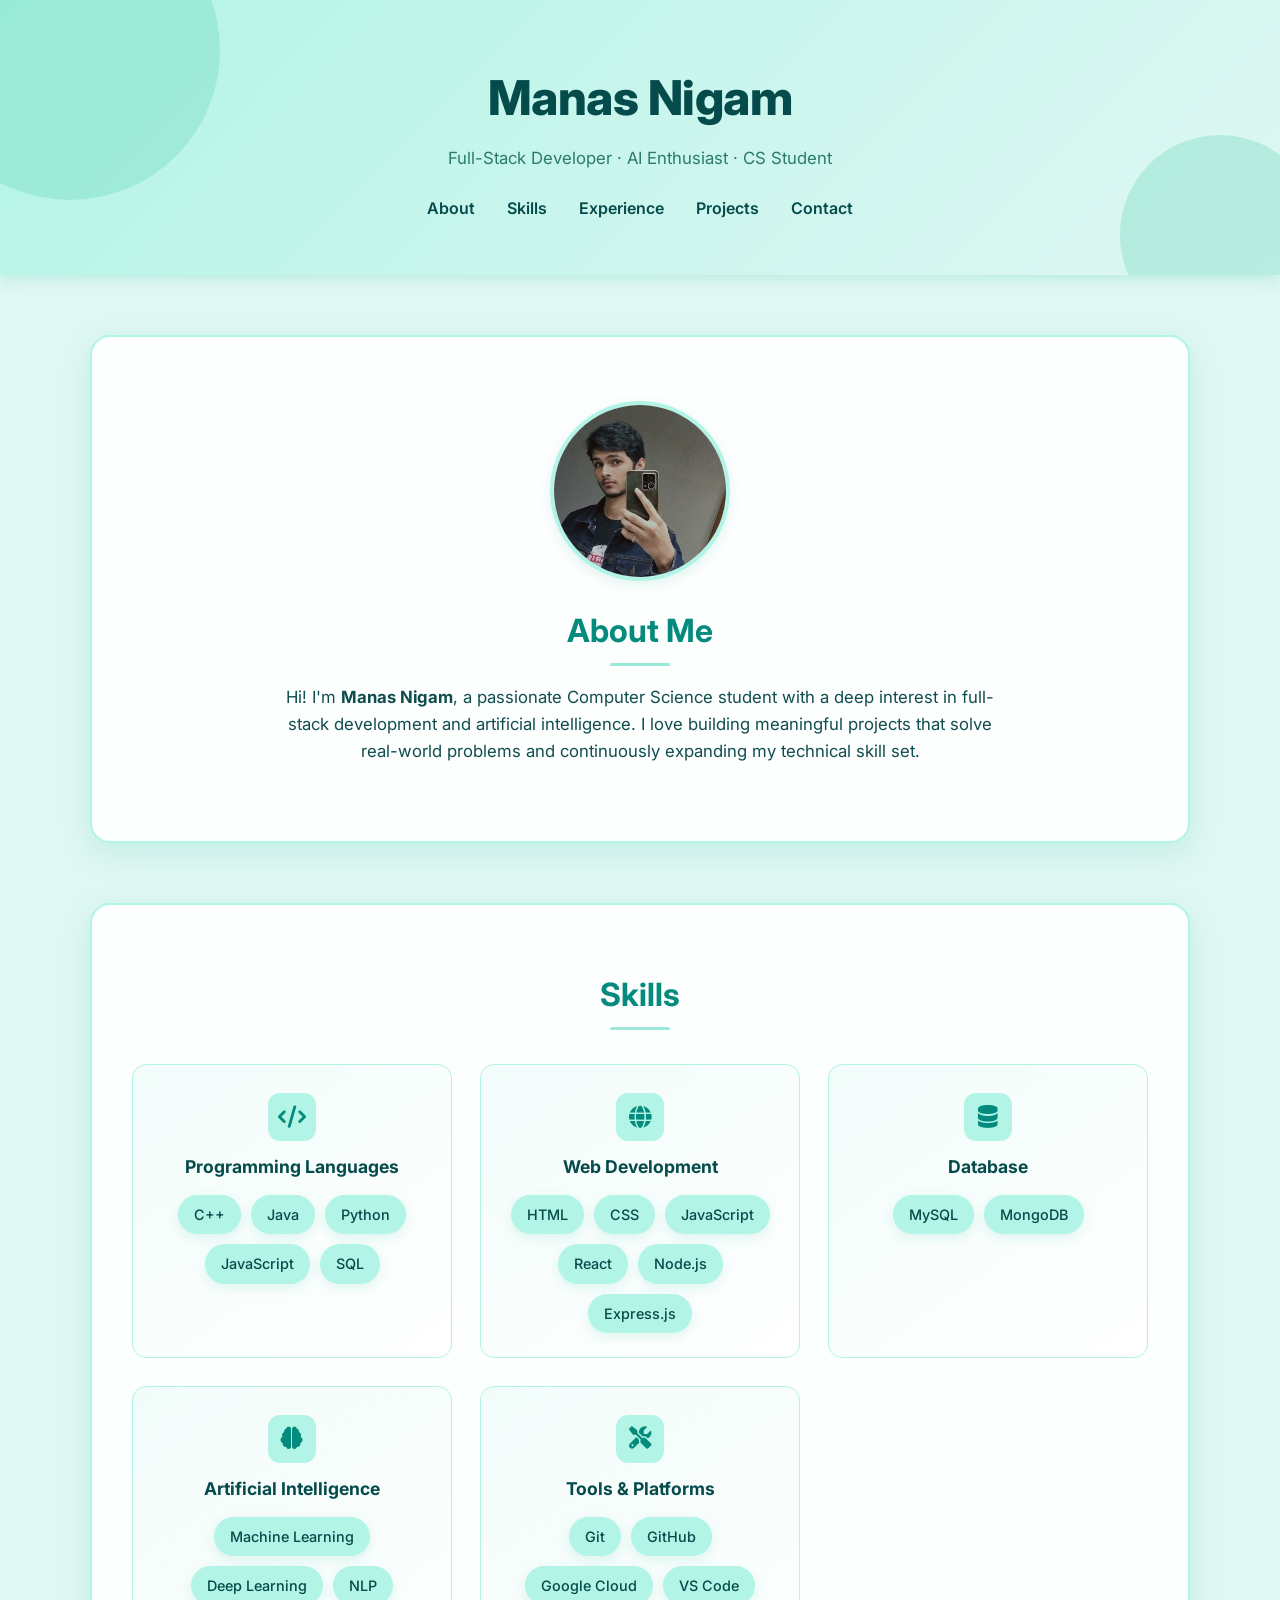
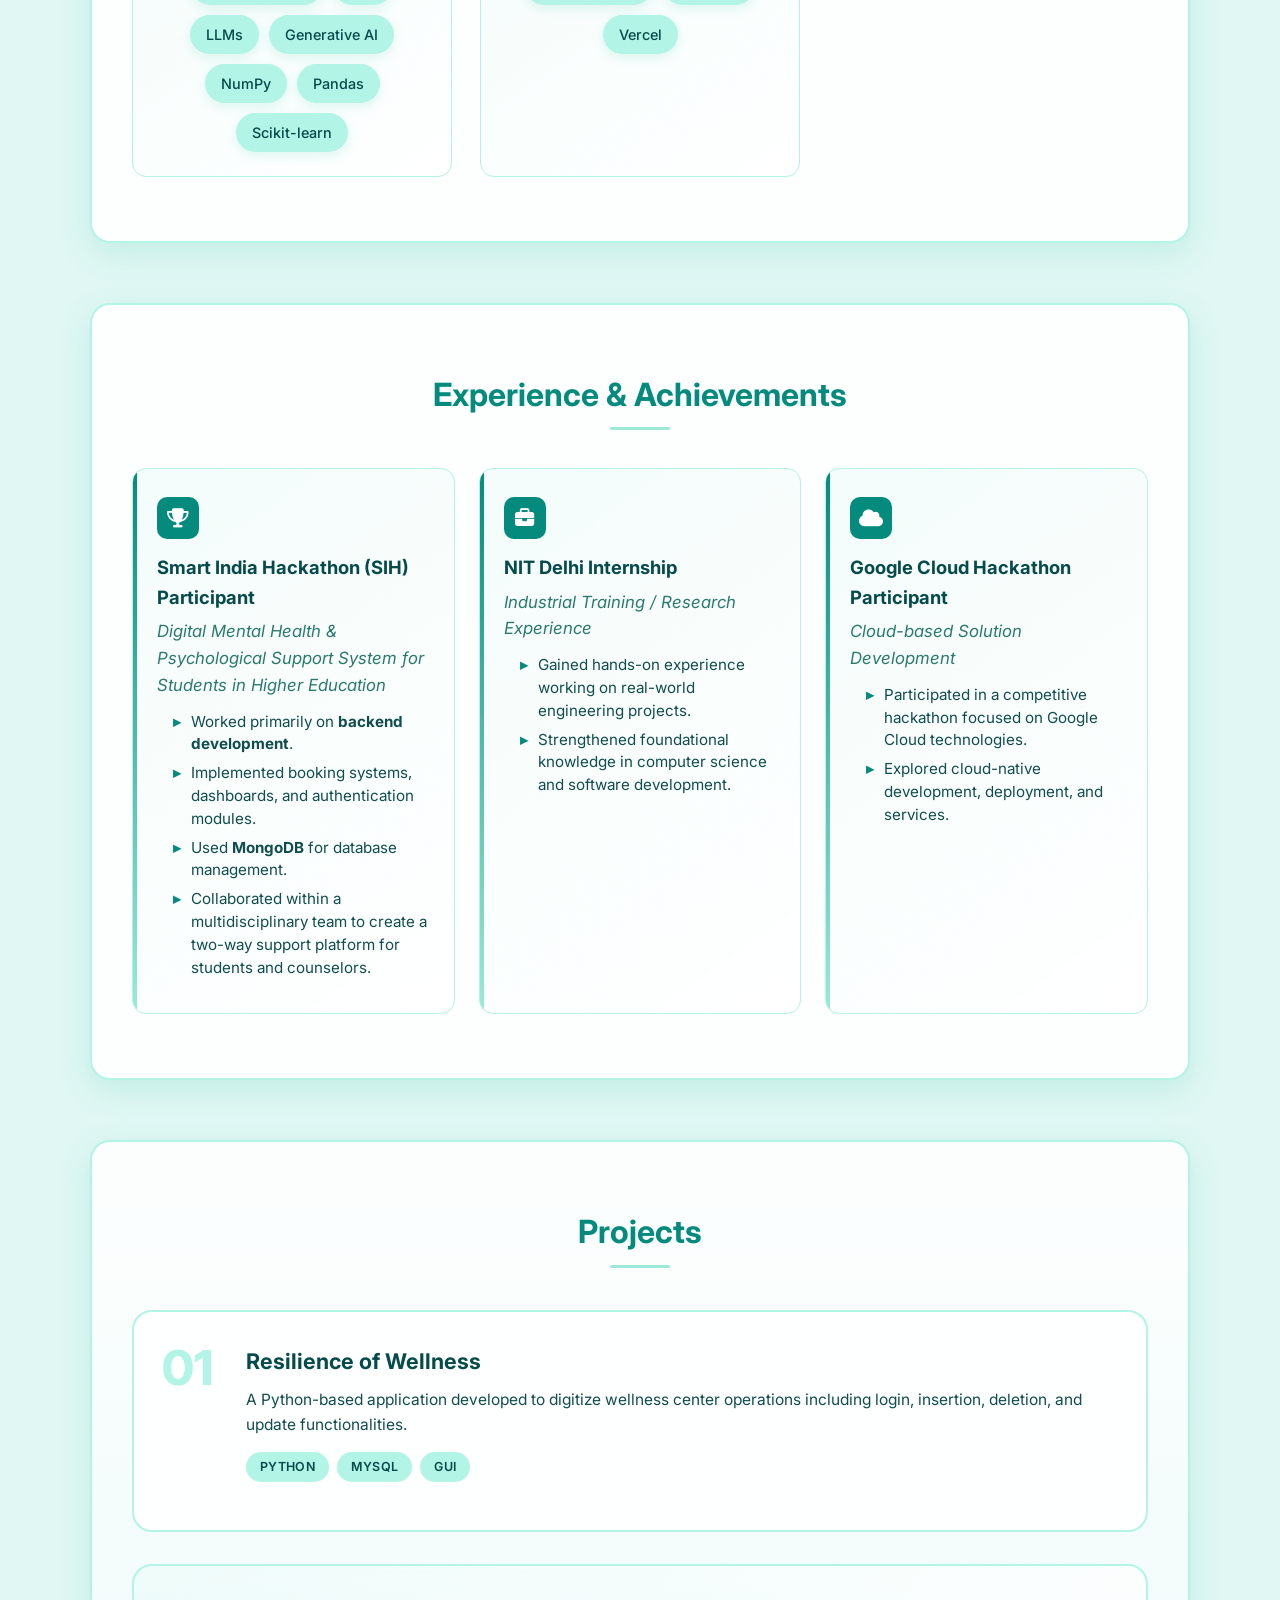
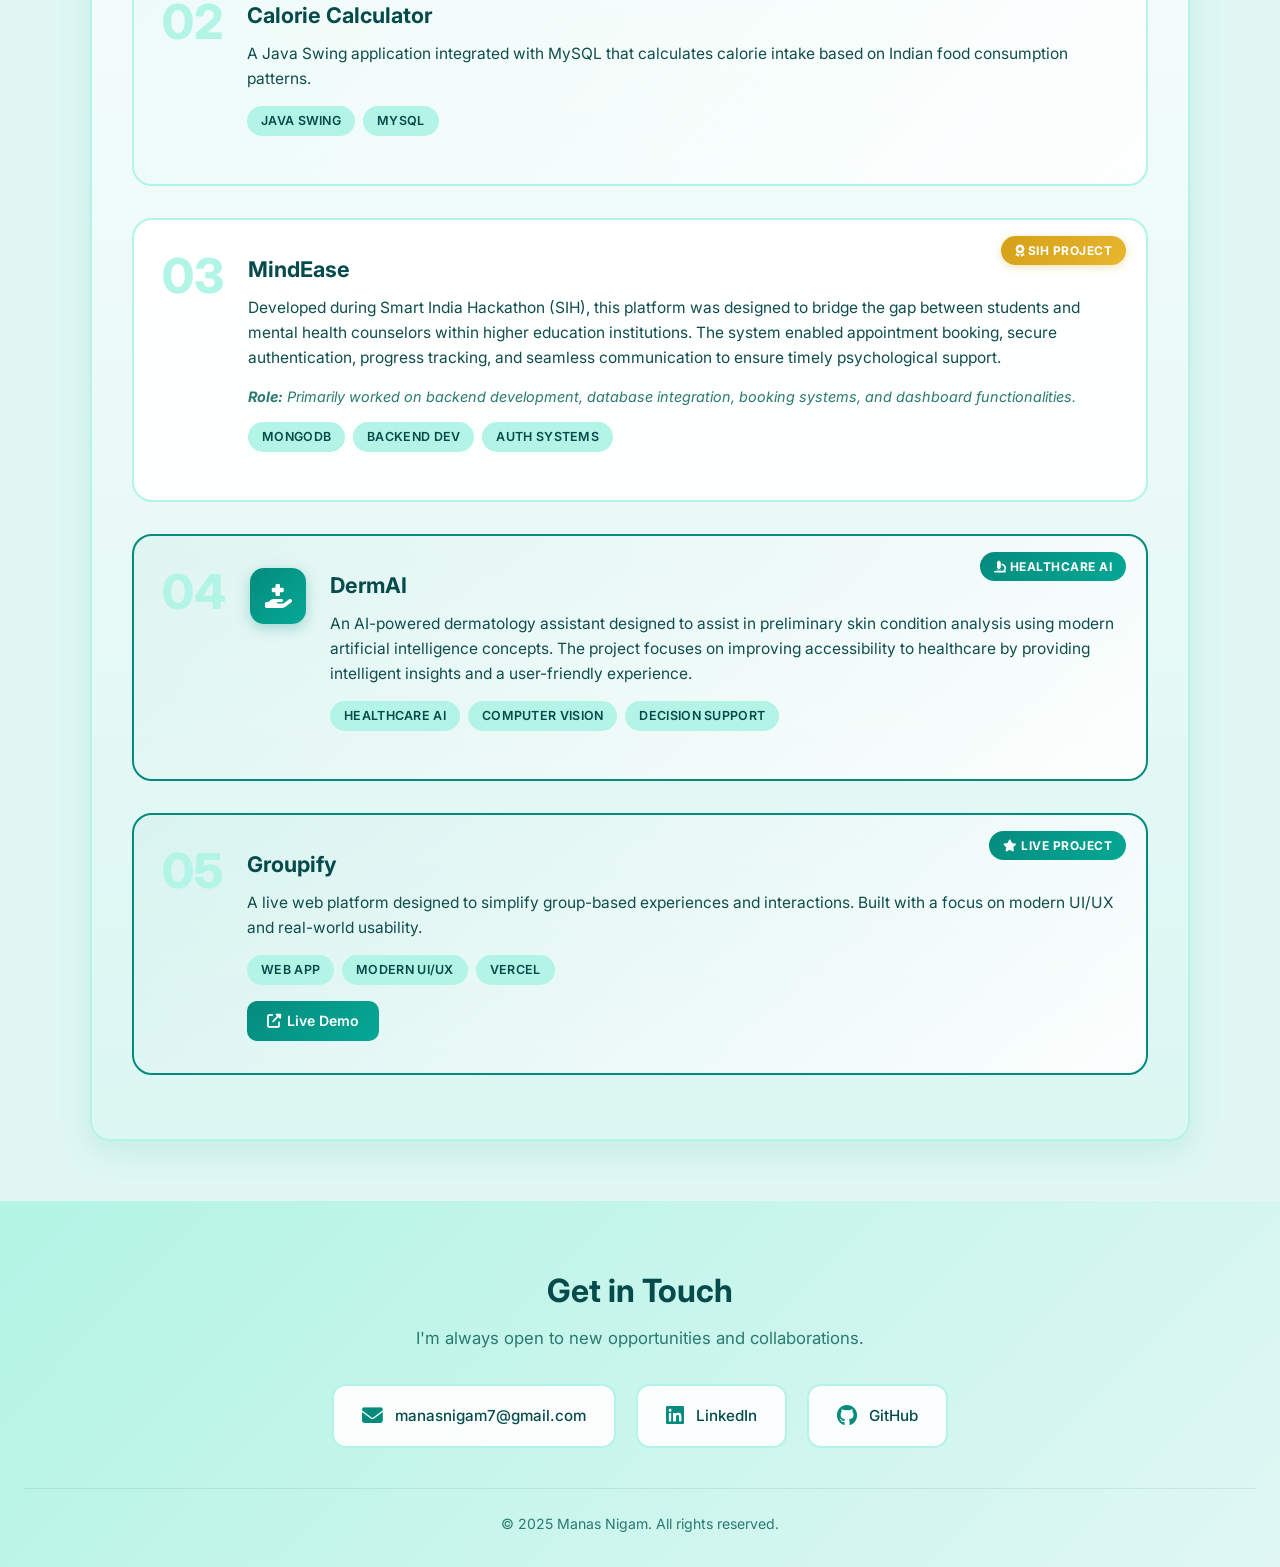
<file: index.html>
<!DOCTYPE html>
<html lang="en">
<head>
  <meta charset="UTF-8" />
  <meta name="viewport" content="width=device-width, initial-scale=1.0" />
  <title>Manas Nigam | Portfolio</title>
  <meta name="description" content="Portfolio of Manas Nigam — Full-stack developer, AI enthusiast, and Computer Science student. Explore projects, skills, and experience." />
  <meta name="theme-color" content="#064b4b" />
  <link rel="icon" href="/favicon.ico" />
  <link rel="apple-touch-icon" href="/logo192.png" />
  <link rel="manifest" href="/manifest.json" />
  <link href="https://fonts.googleapis.com/css2?family=Inter:wght@300;400;500;600;700;800&display=swap" rel="stylesheet" />
  <link rel="stylesheet" href="https://cdnjs.cloudflare.com/ajax/libs/font-awesome/6.5.1/css/all.min.css" />
  <link rel="stylesheet" href="/styles.css" />
</head>
<body>

  <!-- ═══════════ HEADER / NAVIGATION ═══════════ -->
  <header class="header" id="header">
    <div class="header-inner">
      <h1 class="header-name">Manas Nigam</h1>
      <p class="header-tagline">Full-Stack Developer · AI Enthusiast · CS Student</p>
      <nav class="nav-links" id="nav">
        <a href="#about">About</a>
        <a href="#skills">Skills</a>
        <a href="#experience">Experience</a>
        <a href="#projects">Projects</a>
        <a href="#contact">Contact</a>
      </nav>
    </div>
  </header>

  <!-- ═══════════ ABOUT ═══════════ -->
  <section class="section reveal" id="about">
    <img
      src="/static/media/me.d5d4893ed5a2eb3f585c.jpeg"
      alt="Manas Nigam"
      class="about-photo"
    />
    <h2>About Me</h2>
    <p>
      Hi! I'm <strong>Manas Nigam</strong>, a passionate Computer Science student
      with a deep interest in full-stack development and artificial intelligence.
      I love building meaningful projects that solve real-world problems and
      continuously expanding my technical skill set.
    </p>
  </section>

  <!-- ═══════════ SKILLS ═══════════ -->
  <section class="section skills-section reveal" id="skills">
    <h2>Skills</h2>

    <div class="skills-categories">

      <!-- Programming Languages -->
      <div class="skill-category reveal-child">
        <div class="skill-category-icon"><i class="fas fa-code"></i></div>
        <h3>Programming Languages</h3>
        <div class="skills-list">
          <span class="skill-pill">C++</span>
          <span class="skill-pill">Java</span>
          <span class="skill-pill">Python</span>
          <span class="skill-pill">JavaScript</span>
          <span class="skill-pill">SQL</span>
        </div>
      </div>

      <!-- Web Development -->
      <div class="skill-category reveal-child">
        <div class="skill-category-icon"><i class="fas fa-globe"></i></div>
        <h3>Web Development</h3>
        <div class="skills-list">
          <span class="skill-pill">HTML</span>
          <span class="skill-pill">CSS</span>
          <span class="skill-pill">JavaScript</span>
          <span class="skill-pill">React</span>
          <span class="skill-pill">Node.js</span>
          <span class="skill-pill">Express.js</span>
        </div>
      </div>

      <!-- Database -->
      <div class="skill-category reveal-child">
        <div class="skill-category-icon"><i class="fas fa-database"></i></div>
        <h3>Database</h3>
        <div class="skills-list">
          <span class="skill-pill">MySQL</span>
          <span class="skill-pill">MongoDB</span>
        </div>
      </div>

      <!-- Artificial Intelligence -->
      <div class="skill-category reveal-child">
        <div class="skill-category-icon"><i class="fas fa-brain"></i></div>
        <h3>Artificial Intelligence</h3>
        <div class="skills-list">
          <span class="skill-pill">Machine Learning</span>
          <span class="skill-pill">Deep Learning</span>
          <span class="skill-pill">NLP</span>
          <span class="skill-pill">LLMs</span>
          <span class="skill-pill">Generative AI</span>
          <span class="skill-pill">NumPy</span>
          <span class="skill-pill">Pandas</span>
          <span class="skill-pill">Scikit-learn</span>
        </div>
      </div>

      <!-- Tools & Platforms -->
      <div class="skill-category reveal-child">
        <div class="skill-category-icon"><i class="fas fa-tools"></i></div>
        <h3>Tools &amp; Platforms</h3>
        <div class="skills-list">
          <span class="skill-pill">Git</span>
          <span class="skill-pill">GitHub</span>
          <span class="skill-pill">Google Cloud</span>
          <span class="skill-pill">VS Code</span>
          <span class="skill-pill">Vercel</span>
        </div>
      </div>

    </div>
  </section>

  <!-- ═══════════ EXPERIENCE & ACHIEVEMENTS ═══════════ -->
  <section class="section reveal" id="experience">
    <h2>Experience &amp; Achievements</h2>

    <div class="experience-grid">

      <!-- SIH -->
      <div class="experience-card reveal-child">
        <div class="exp-icon"><i class="fas fa-trophy"></i></div>
        <h3>Smart India Hackathon (SIH) Participant</h3>
        <p class="exp-subtitle">Digital Mental Health &amp; Psychological Support System for Students in Higher Education</p>
        <ul>
          <li>Worked primarily on <strong>backend development</strong>.</li>
          <li>Implemented booking systems, dashboards, and authentication modules.</li>
          <li>Used <strong>MongoDB</strong> for database management.</li>
          <li>Collaborated within a multidisciplinary team to create a two-way support platform for students and counselors.</li>
        </ul>
      </div>

      <!-- NIT Delhi Internship -->
      <div class="experience-card reveal-child">
        <div class="exp-icon"><i class="fas fa-briefcase"></i></div>
        <h3>NIT Delhi Internship</h3>
        <p class="exp-subtitle">Industrial Training / Research Experience</p>
        <ul>
          <li>Gained hands-on experience working on real-world engineering projects.</li>
          <li>Strengthened foundational knowledge in computer science and software development.</li>
        </ul>
      </div>

      <!-- Google Cloud Hackathon -->
      <div class="experience-card reveal-child">
        <div class="exp-icon"><i class="fas fa-cloud"></i></div>
        <h3>Google Cloud Hackathon Participant</h3>
        <p class="exp-subtitle">Cloud-based Solution Development</p>
        <ul>
          <li>Participated in a competitive hackathon focused on Google Cloud technologies.</li>
          <li>Explored cloud-native development, deployment, and services.</li>
        </ul>
      </div>

    </div>
  </section>

  <!-- ═══════════ PROJECTS ═══════════ -->
  <section class="section projects-section reveal" id="projects">
    <h2>Projects</h2>

    <div class="projects-grid">

      <!-- 1. Resilience of Wellness -->
      <article class="project-card reveal-child" id="project-resilience">
        <div class="project-number">01</div>
        <div class="project-content">
          <h3>Resilience of Wellness</h3>
          <p>
            A Python-based application developed to digitize wellness center operations
            including login, insertion, deletion, and update functionalities.
          </p>
          <div class="tech-badges">
            <span class="tech-badge">Python</span>
            <span class="tech-badge">MySQL</span>
            <span class="tech-badge">GUI</span>
          </div>
        </div>
      </article>

      <!-- 2. Calorie Calculator -->
      <article class="project-card reveal-child" id="project-calorie">
        <div class="project-number">02</div>
        <div class="project-content">
          <h3>Calorie Calculator</h3>
          <p>
            A Java Swing application integrated with MySQL that calculates calorie intake
            based on Indian food consumption patterns.
          </p>
          <div class="tech-badges">
            <span class="tech-badge">Java Swing</span>
            <span class="tech-badge">MySQL</span>
          </div>
        </div>
      </article>



      <!-- 3. MindEase (formerly Digital Mental Health) -->
      <article class="project-card reveal-child" id="project-mindease">
        <div class="project-number">03</div>
        <span class="sih-badge"><i class="fas fa-award"></i> SIH Project</span>
        <div class="project-content">
          <h3>MindEase</h3>
          <p>
            Developed during Smart India Hackathon (SIH), this platform was designed to
            bridge the gap between students and mental health counselors within higher
            education institutions. The system enabled appointment booking, secure
            authentication, progress tracking, and seamless communication to ensure
            timely psychological support.
          </p>
          <p class="project-role"><strong>Role:</strong> Primarily worked on backend development, database integration, booking systems, and dashboard functionalities.</p>
          <div class="tech-badges">
            <span class="tech-badge">MongoDB</span>
            <span class="tech-badge">Backend Dev</span>
            <span class="tech-badge">Auth Systems</span>
          </div>
        </div>
      </article>

      <!-- 4. DermAI (NEW) -->
      <article class="project-card featured dermai-card reveal-child" id="project-dermai">
        <div class="project-number">04</div>
        <span class="featured-badge"><i class="fas fa-microscope"></i> Healthcare AI</span>
        <div class="dermai-icon">
          <i class="fas fa-hand-holding-medical"></i>
        </div>
        <div class="project-content">
          <h3>DermAI</h3>
          <p>
            An AI-powered dermatology assistant designed to assist in preliminary skin
            condition analysis using modern artificial intelligence concepts. The project
            focuses on improving accessibility to healthcare by providing intelligent
            insights and a user-friendly experience.
          </p>
          <div class="tech-badges">
            <span class="tech-badge">Healthcare AI</span>
            <span class="tech-badge">Computer Vision</span>
            <span class="tech-badge">Decision Support</span>
          </div>
        </div>
      </article>

      <!-- 5. Groupify -->
      <article class="project-card featured reveal-child" id="project-groupify">
        <div class="project-number">05</div>
        <span class="featured-badge"><i class="fas fa-star"></i> Live Project</span>
        <div class="project-content">
          <h3>Groupify</h3>
          <p>
            A live web platform designed to simplify group-based experiences and
            interactions. Built with a focus on modern UI/UX and real-world usability.
          </p>
          <div class="tech-badges">
            <span class="tech-badge">Web App</span>
            <span class="tech-badge">Modern UI/UX</span>
            <span class="tech-badge">Vercel</span>
          </div>
          <div class="project-links">
            <a href="https://groupify-amber.vercel.app/" target="_blank" rel="noopener noreferrer" class="project-btn live-btn">
              <i class="fas fa-external-link-alt"></i> Live Demo
            </a>
          </div>
        </div>
      </article>


    </div>
  </section>

  <!-- ═══════════ CONTACT ═══════════ -->
  <footer class="footer reveal" id="contact">
    <h2>Get in Touch</h2>
    <p class="contact-subtitle">I'm always open to new opportunities and collaborations.</p>

    <div class="contact-cards">
      <a href="mailto:manasnigam7@gmail.com" class="contact-card" id="contact-email">
        <i class="fas fa-envelope"></i>
        <span>manasnigam7@gmail.com</span>
      </a>
      <a href="https://www.linkedin.com/in/manas-nigam-b36a62325/" target="_blank" rel="noopener noreferrer" class="contact-card" id="contact-linkedin">
        <i class="fab fa-linkedin"></i>
        <span>LinkedIn</span>
      </a>
      <a href="https://github.com/manasnigam11" target="_blank" rel="noopener noreferrer" class="contact-card" id="contact-github">
        <i class="fab fa-github"></i>
        <span>GitHub</span>
      </a>
    </div>

    <div class="footer-bottom">
      <p>&copy; 2025 Manas Nigam. All rights reserved.</p>
    </div>
  </footer>

  <script src="/app.js"></script>
</body>
</html>
</file>
<file: styles.css>
/* ═══════════════════════════════════════════════════════
   MANAS NIGAM PORTFOLIO — STYLES
   Original color palette preserved: mint / teal / jade
   ═══════════════════════════════════════════════════════ */

/* ─── CSS Custom Properties ────────────────────────── */
:root {
  /* Core palette (preserved from original) */
  --bg:             #e0f7f4;
  --bg-card:        rgba(255, 255, 255, 0.92);
  --primary:        #064b4b;
  --primary-light:  #087d73;
  --accent:         #048b7d;
  --mint:           #b2f4e5;
  --mint-dark:      #9bead7;
  --mint-glow:      rgba(93, 207, 179, 0.30);
  --mint-glow-strong: rgba(93, 207, 179, 0.50);
  --text:           #104d4d;
  --text-light:     #2a7a6e;

  /* Layout */
  --max-width:      1100px;
  --radius-lg:      20px;
  --radius-md:      14px;
  --radius-sm:      10px;
  --radius-pill:    25px;

  /* Shadows */
  --shadow-card:    0 10px 30px rgba(93, 207, 179, 0.22);
  --shadow-hover:   0 16px 40px rgba(93, 207, 179, 0.35);
  --shadow-soft:    0 4px 12px rgba(93, 207, 179, 0.18);

  /* Transitions */
  --ease:           cubic-bezier(0.4, 0, 0.2, 1);
}

/* ─── Reset & Base ─────────────────────────────────── */
*,
*::before,
*::after {
  box-sizing: border-box;
  margin: 0;
  padding: 0;
}

html {
  scroll-behavior: smooth;
}

body {
  font-family: 'Inter', 'Segoe UI', Roboto, Oxygen, sans-serif;
  background-color: var(--bg);
  color: var(--text);
  line-height: 1.6;
  -webkit-font-smoothing: antialiased;
  -moz-osx-font-smoothing: grayscale;
}

img {
  max-width: 100%;
  display: block;
}

a {
  color: inherit;
  text-decoration: none;
}

ul {
  list-style: none;
}

/* ═══════════════════════════════════════════════════════
   HEADER / NAV
   ═══════════════════════════════════════════════════════ */
.header {
  background: linear-gradient(135deg, var(--mint), var(--bg));
  padding: 60px 24px 50px;
  text-align: center;
  box-shadow: 0 4px 14px var(--mint-glow);
  position: relative;
  overflow: hidden;
}

/* Decorative circles */
.header::before,
.header::after {
  content: '';
  position: absolute;
  border-radius: 50%;
  background: var(--mint-glow);
  pointer-events: none;
}
.header::before {
  width: 300px; height: 300px;
  top: -100px; left: -80px;
  animation: float 8s ease-in-out infinite;
}
.header::after {
  width: 200px; height: 200px;
  bottom: -60px; right: -40px;
  animation: float 6s ease-in-out 1s infinite reverse;
}

@keyframes float {
  0%, 100% { transform: translateY(0) scale(1); }
  50%      { transform: translateY(-20px) scale(1.05); }
}

.header-inner {
  position: relative;
  z-index: 1;
}

.header-name {
  font-size: clamp(2rem, 5vw, 3rem);
  font-weight: 800;
  color: var(--primary);
  letter-spacing: -0.5px;
}

.header-tagline {
  margin-top: 8px;
  font-size: 1.05rem;
  color: var(--text-light);
  font-weight: 400;
}

.nav-links {
  display: flex;
  justify-content: center;
  gap: 32px;
  margin-top: 24px;
  flex-wrap: wrap;
}

.nav-links a {
  font-size: 1rem;
  font-weight: 600;
  color: var(--primary);
  position: relative;
  transition: color 0.3s var(--ease);
  padding-bottom: 4px;
}

.nav-links a::after {
  content: '';
  position: absolute;
  bottom: 0;
  left: 0;
  width: 0%;
  height: 2px;
  background: var(--accent);
  border-radius: 2px;
  transition: width 0.35s var(--ease);
}

.nav-links a:hover {
  color: var(--primary-light);
}

.nav-links a:hover::after {
  width: 100%;
}

/* ═══════════════════════════════════════════════════════
   SECTIONS — shared base
   ═══════════════════════════════════════════════════════ */
.section {
  max-width: var(--max-width);
  margin: 60px auto;
  padding: 64px 40px;
  background: var(--bg-card);
  border: 2px solid var(--mint);
  border-radius: var(--radius-lg);
  box-shadow: var(--shadow-card);
  text-align: center;
}

.section h2 {
  font-size: 2rem;
  font-weight: 700;
  color: var(--accent);
  margin-bottom: 28px;
  position: relative;
  display: inline-block;
}

.section h2::after {
  content: '';
  position: absolute;
  left: 50%;
  bottom: -10px;
  transform: translateX(-50%);
  width: 60px;
  height: 3px;
  background: var(--mint-dark);
  border-radius: 2px;
}

.section p {
  font-size: 1.05rem;
  max-width: 720px;
  margin: 0 auto 12px;
}

/* ═══════════════════════════════════════════════════════
   ABOUT
   ═══════════════════════════════════════════════════════ */
.about-photo {
  width: 180px;
  height: 180px;
  object-fit: cover;
  border-radius: 50%;
  margin: 0 auto 24px;
  border: 4px solid var(--mint);
  box-shadow: var(--shadow-soft);
  transition: transform 0.7s var(--ease), box-shadow 0.7s var(--ease);
}

.about-photo:hover {
  transform: rotate(360deg);
  box-shadow: 0 0 24px 6px var(--mint-glow-strong);
}

/* ═══════════════════════════════════════════════════════
   SKILLS
   ═══════════════════════════════════════════════════════ */
.skills-categories {
  display: grid;
  grid-template-columns: repeat(auto-fit, minmax(280px, 1fr));
  gap: 28px;
  margin-top: 16px;
}

.skill-category {
  background: linear-gradient(145deg, rgba(178, 244, 229, 0.15), rgba(255,255,255,0.8));
  border: 1.5px solid var(--mint);
  border-radius: var(--radius-md);
  padding: 28px 20px 24px;
  text-align: center;
  transition: transform 0.35s var(--ease), box-shadow 0.35s var(--ease);
}

.skill-category:hover {
  transform: translateY(-4px);
  box-shadow: var(--shadow-hover);
}

.skill-category-icon {
  width: 48px;
  height: 48px;
  margin: 0 auto 12px;
  display: flex;
  align-items: center;
  justify-content: center;
  font-size: 1.4rem;
  color: var(--accent);
  background: var(--mint);
  border-radius: 12px;
}

.skill-category h3 {
  font-size: 1.1rem;
  font-weight: 700;
  color: var(--primary);
  margin-bottom: 14px;
}

.skills-list {
  display: flex;
  flex-wrap: wrap;
  justify-content: center;
  gap: 10px;
}

.skill-pill {
  background-color: var(--mint);
  color: var(--primary);
  padding: 8px 16px;
  border-radius: var(--radius-pill);
  font-size: 0.9rem;
  font-weight: 500;
  box-shadow: var(--shadow-soft);
  transition: transform 0.3s var(--ease), box-shadow 0.3s var(--ease), background-color 0.3s var(--ease);
  cursor: default;
}

.skill-pill:hover {
  transform: scale(1.08);
  background-color: var(--mint-dark);
  box-shadow: 0 6px 16px var(--mint-glow);
}

/* ═══════════════════════════════════════════════════════
   EXPERIENCE & ACHIEVEMENTS
   ═══════════════════════════════════════════════════════ */
.experience-grid {
  display: grid;
  grid-template-columns: repeat(auto-fit, minmax(310px, 1fr));
  gap: 24px;
  margin-top: 20px;
  text-align: left;
}

.experience-card {
  background: linear-gradient(145deg, rgba(178, 244, 229, 0.12), rgba(255,255,255,0.85));
  border: 1.5px solid var(--mint);
  border-radius: var(--radius-md);
  padding: 28px 24px;
  transition: transform 0.35s var(--ease), box-shadow 0.35s var(--ease);
  position: relative;
  overflow: hidden;
}

.experience-card::before {
  content: '';
  position: absolute;
  top: 0; left: 0;
  width: 4px;
  height: 100%;
  background: linear-gradient(180deg, var(--accent), var(--mint-dark));
  border-radius: 2px;
}

.experience-card:hover {
  transform: translateY(-4px);
  box-shadow: var(--shadow-hover);
}

.exp-icon {
  width: 42px;
  height: 42px;
  display: flex;
  align-items: center;
  justify-content: center;
  font-size: 1.2rem;
  color: white;
  background: var(--accent);
  border-radius: 10px;
  margin-bottom: 14px;
}

.experience-card h3 {
  font-size: 1.15rem;
  font-weight: 700;
  color: var(--primary);
  margin-bottom: 6px;
}

.exp-subtitle {
  font-size: 0.92rem;
  color: var(--text-light);
  margin-bottom: 12px;
  font-style: italic;
}

.experience-card ul {
  padding-left: 16px;
  list-style: none;
}

.experience-card li {
  font-size: 0.95rem;
  margin-bottom: 6px;
  position: relative;
  padding-left: 18px;
  line-height: 1.5;
}

.experience-card li::before {
  content: '▸';
  position: absolute;
  left: 0;
  color: var(--accent);
  font-weight: 700;
}

/* ═══════════════════════════════════════════════════════
   PROJECTS — the strongest section
   ═══════════════════════════════════════════════════════ */
.projects-section {
  background: linear-gradient(180deg, var(--bg-card) 0%, rgba(178, 244, 229, 0.1) 100%);
}

.projects-grid {
  display: flex;
  flex-direction: column;
  gap: 32px;
  margin-top: 24px;
}

.project-card {
  position: relative;
  display: flex;
  gap: 24px;
  align-items: flex-start;
  text-align: left;
  background: var(--bg-card);
  border: 2px solid var(--mint);
  border-radius: var(--radius-lg);
  padding: 32px 28px;
  transition: transform 0.4s var(--ease), box-shadow 0.4s var(--ease), border-color 0.3s var(--ease);
  overflow: hidden;
}

/* Alternating subtle background tint */
.project-card:nth-child(even) {
  background: linear-gradient(135deg, rgba(178, 244, 229, 0.08), var(--bg-card));
}

.project-card:hover {
  transform: translateY(-6px);
  box-shadow: var(--shadow-hover);
  border-color: var(--mint-dark);
}

.project-number {
  font-size: 3rem;
  font-weight: 800;
  color: var(--mint);
  line-height: 1;
  min-width: 60px;
  user-select: none;
  transition: color 0.3s var(--ease);
}

.project-card:hover .project-number {
  color: var(--accent);
}

.project-content {
  flex: 1;
}

.project-content h3 {
  font-size: 1.35rem;
  font-weight: 700;
  color: var(--primary);
  margin-bottom: 10px;
}

.project-content p {
  font-size: 0.97rem;
  color: var(--text);
  margin: 0 0 14px;
  max-width: none;
}

.project-role {
  font-size: 0.9rem !important;
  color: var(--text-light) !important;
  font-style: italic;
}

/* Tech badges */
.tech-badges {
  display: flex;
  flex-wrap: wrap;
  gap: 8px;
  margin-bottom: 16px;
}

.tech-badge {
  background: var(--mint);
  color: var(--primary);
  font-size: 0.78rem;
  font-weight: 600;
  padding: 5px 14px;
  border-radius: var(--radius-pill);
  letter-spacing: 0.3px;
  text-transform: uppercase;
}

/* Project action buttons */
.project-links {
  display: flex;
  gap: 12px;
  flex-wrap: wrap;
}

.project-btn {
  display: inline-flex;
  align-items: center;
  gap: 6px;
  padding: 9px 20px;
  border-radius: var(--radius-sm);
  font-size: 0.88rem;
  font-weight: 600;
  transition: transform 0.3s var(--ease), box-shadow 0.3s var(--ease), background 0.3s var(--ease);
}

.github-btn {
  background: var(--primary);
  color: white;
}

.github-btn:hover {
  background: var(--primary-light);
  transform: translateY(-2px);
  box-shadow: 0 6px 16px rgba(6, 75, 75, 0.25);
}

.live-btn {
  background: linear-gradient(135deg, var(--accent), #05a895);
  color: white;
}

.live-btn:hover {
  transform: translateY(-2px);
  box-shadow: 0 6px 20px rgba(4, 139, 125, 0.35);
}

/* Featured project */
.project-card.featured {
  border-color: var(--accent);
  border-width: 2.5px;
  background: linear-gradient(145deg, rgba(4, 139, 125, 0.04), var(--bg-card));
}

.featured-badge {
  position: absolute;
  top: 16px;
  right: 20px;
  background: linear-gradient(135deg, var(--accent), #05a895);
  color: white;
  font-size: 0.75rem;
  font-weight: 700;
  padding: 5px 14px;
  border-radius: var(--radius-pill);
  letter-spacing: 0.5px;
  text-transform: uppercase;
}

/* SIH Project badge */
.sih-badge {
  position: absolute;
  top: 16px;
  right: 20px;
  background: linear-gradient(135deg, #d4a017, #e8b730);
  color: white;
  font-size: 0.75rem;
  font-weight: 700;
  padding: 5px 14px;
  border-radius: var(--radius-pill);
  letter-spacing: 0.5px;
  text-transform: uppercase;
  box-shadow: 0 2px 8px rgba(212, 160, 23, 0.3);
}

/* DermAI — visually prominent healthcare card */
.dermai-card {
  border-color: var(--accent);
  border-width: 2.5px;
  background: linear-gradient(145deg, rgba(4, 139, 125, 0.06), rgba(255, 255, 255, 0.95));
}

.dermai-icon {
  width: 56px;
  height: 56px;
  display: flex;
  align-items: center;
  justify-content: center;
  font-size: 1.5rem;
  color: white;
  background: linear-gradient(135deg, var(--accent), #05a895);
  border-radius: 14px;
  flex-shrink: 0;
  box-shadow: 0 4px 14px rgba(4, 139, 125, 0.3);
  animation: gentle-pulse 3s ease-in-out infinite;
}

@keyframes gentle-pulse {
  0%, 100% { box-shadow: 0 4px 14px rgba(4, 139, 125, 0.3); }
  50%      { box-shadow: 0 4px 22px rgba(4, 139, 125, 0.5); }
}

/* ═══════════════════════════════════════════════════════
   CONTACT / FOOTER
   ═══════════════════════════════════════════════════════ */
.footer {
  background: linear-gradient(135deg, var(--mint), var(--bg));
  padding: 64px 24px 32px;
  text-align: center;
  margin-top: 0;
}

.footer h2 {
  font-size: 2rem;
  font-weight: 700;
  color: var(--primary);
  margin-bottom: 8px;
}

.contact-subtitle {
  color: var(--text-light);
  font-size: 1.05rem;
  margin-bottom: 32px;
}

.contact-cards {
  display: flex;
  justify-content: center;
  gap: 20px;
  flex-wrap: wrap;
  margin-bottom: 40px;
}

.contact-card {
  display: flex;
  align-items: center;
  gap: 12px;
  background: var(--bg-card);
  border: 2px solid var(--mint);
  border-radius: var(--radius-md);
  padding: 18px 28px;
  font-size: 0.95rem;
  font-weight: 500;
  color: var(--primary);
  transition: transform 0.3s var(--ease), box-shadow 0.3s var(--ease), border-color 0.3s var(--ease);
}

.contact-card i {
  font-size: 1.3rem;
  color: var(--accent);
}

.contact-card:hover {
  transform: translateY(-4px);
  box-shadow: var(--shadow-hover);
  border-color: var(--accent);
}

.footer-bottom {
  padding-top: 24px;
  border-top: 1px solid rgba(6, 75, 75, 0.1);
}

.footer-bottom p {
  font-size: 0.88rem;
  color: var(--text-light);
}

/* ═══════════════════════════════════════════════════════
   SCROLL REVEAL ANIMATIONS
   ═══════════════════════════════════════════════════════ */
.reveal {
  opacity: 0;
  transform: translateY(40px);
  transition: opacity 0.7s var(--ease), transform 0.7s var(--ease);
}

.reveal.visible {
  opacity: 1;
  transform: translateY(0);
}

.reveal-child {
  opacity: 0;
  transform: translateY(24px);
  transition: opacity 0.5s var(--ease), transform 0.5s var(--ease);
}

.reveal-child.visible {
  opacity: 1;
  transform: translateY(0);
}

/* ═══════════════════════════════════════════════════════
   RESPONSIVE
   ═══════════════════════════════════════════════════════ */
@media (max-width: 768px) {
  .section {
    margin: 32px 16px;
    padding: 40px 20px;
  }

  .nav-links {
    gap: 18px;
  }

  .project-card {
    flex-direction: column;
    padding: 24px 20px;
  }

  .project-number {
    font-size: 2.2rem;
  }

  .experience-grid {
    grid-template-columns: 1fr;
  }

  .skills-categories {
    grid-template-columns: 1fr;
  }

  .contact-cards {
    flex-direction: column;
    align-items: center;
  }

  .contact-card {
    width: 100%;
    max-width: 340px;
    justify-content: center;
  }
}

@media (max-width: 480px) {
  .header {
    padding: 40px 16px 32px;
  }

  .header-name {
    font-size: 1.8rem;
  }

  .section h2 {
    font-size: 1.6rem;
  }

  .project-content h3 {
    font-size: 1.15rem;
  }
}
</file>
